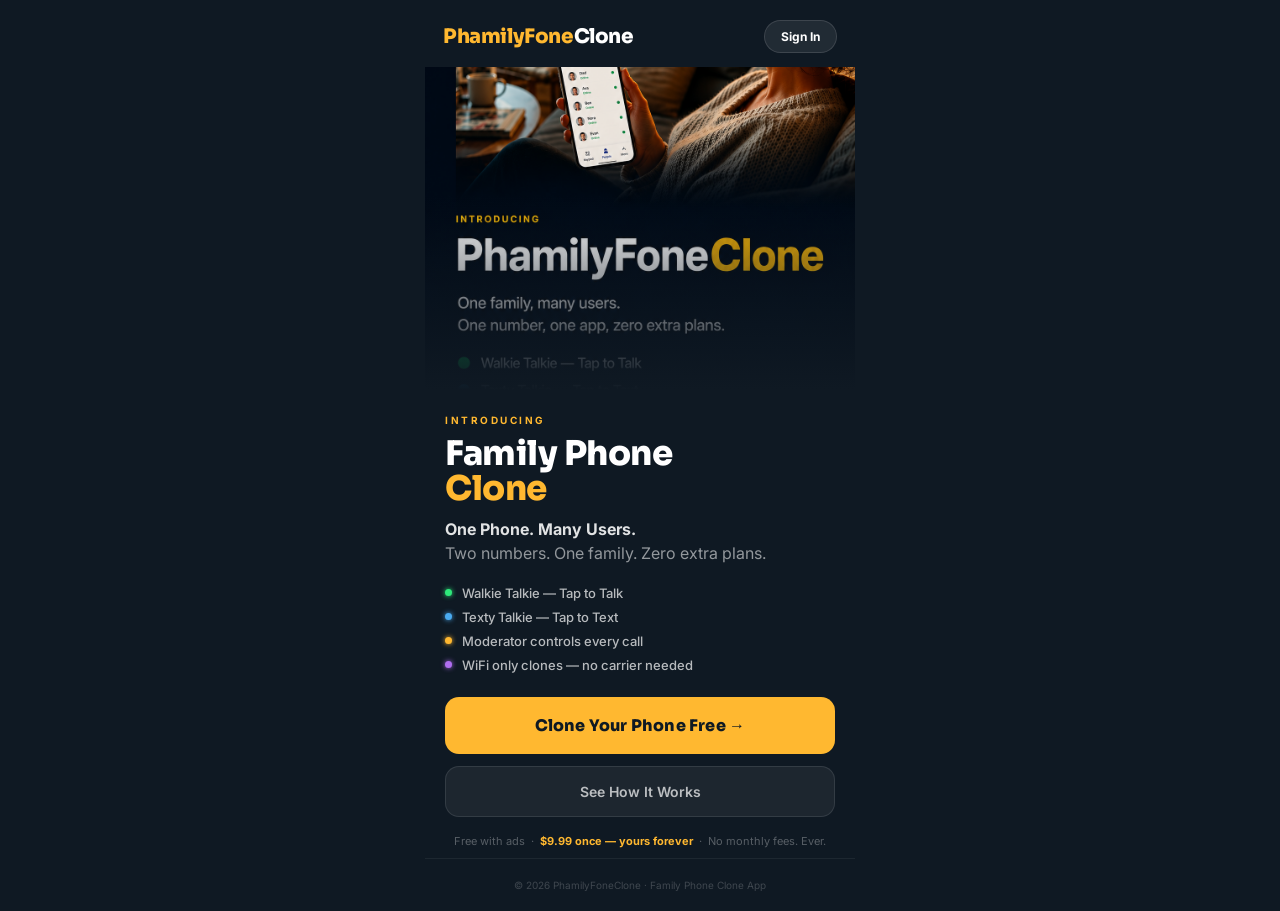
<file: index.html>
<!DOCTYPE html>
<html lang="en">
<head>
<meta charset="UTF-8">
<meta name="viewport" content="width=device-width, initial-scale=1.0, maximum-scale=1.0">
<title>PhamilyFoneClone</title>
<link href="https://fonts.googleapis.com/css2?family=Sora:wght@600;700;800&family=Inter:wght@400;500;600;700&display=swap" rel="stylesheet">
<style>

* { box-sizing: border-box; margin: 0; padding: 0; }

body {
  font-family: 'Inter', sans-serif;
  background: #0F1923;
  color: white;
  max-width: 430px;
  margin: 0 auto;
  min-height: 100vh;
  display: flex;
  flex-direction: column;
}

/* TOP NAV */
.topnav {
  display: flex;
  align-items: center;
  justify-content: space-between;
  padding: 20px 18px 14px;
}

.logo {
  font-family: 'Sora', sans-serif;
  font-size: 20px;
  font-weight: 800;
  letter-spacing: -0.4px;
}

.logo-p { color: #FFB830; }
.logo-c { color: #ffffff; }

.nav-btn {
  background: rgba(255,255,255,0.08);
  border: 1px solid rgba(255,255,255,0.12);
  color: white;
  font-size: 12px;
  font-weight: 700;
  padding: 8px 16px;
  border-radius: 100px;
  cursor: pointer;
  text-decoration: none;
  display: inline-block;
}

/* HERO IMAGE */
.hero-image-wrap {
  position: relative;
  width: 100%;
  aspect-ratio: 4/3;
  overflow: hidden;
}

.hero-image-wrap img {
  width: 100%;
  height: 100%;
  object-fit: cover;
  display: block;
}

.hero-image-wrap::after {
  content: '';
  position: absolute;
  bottom: 0; left: 0; right: 0;
  height: 60%;
  background: linear-gradient(to top, #0F1923 0%, transparent 100%);
}

/* HERO COPY */
.hero-copy {
  padding: 24px 20px 0;
  display: flex;
  flex-direction: column;
  gap: 10px;
}

.hero-eyebrow {
  font-size: 10px;
  font-weight: 700;
  letter-spacing: 2.5px;
  text-transform: uppercase;
  color: #FFB830;
}

.hero-headline {
  font-family: 'Sora', sans-serif;
  font-size: 34px;
  font-weight: 800;
  line-height: 1.05;
  letter-spacing: -0.5px;
  color: #ffffff;
}

.hero-headline span {
  color: #FFB830;
}

.hero-tagline {
  font-size: 16px;
  font-weight: 400;
  color: rgba(255,255,255,0.55);
  line-height: 1.5;
}

.hero-tagline strong {
  color: rgba(255,255,255,0.88);
  font-weight: 700;
}

/* FEATURES */
.features {
  display: flex;
  flex-direction: column;
  gap: 8px;
  padding: 20px 20px 0;
}

.feature-row {
  display: flex;
  align-items: center;
  gap: 10px;
  font-size: 13px;
  font-weight: 500;
  color: rgba(255,255,255,0.7);
}

.feature-dot {
  width: 7px;
  height: 7px;
  border-radius: 50%;
  flex-shrink: 0;
}

.feature-dot.g { background: #2EE87A; box-shadow: 0 0 5px #2EE87A; }
.feature-dot.b { background: #4AABF0; box-shadow: 0 0 5px #4AABF0; }
.feature-dot.o { background: #FFB830; box-shadow: 0 0 5px #FFB830; }
.feature-dot.p { background: #B06EF0; box-shadow: 0 0 5px #B06EF0; }

/* CTA */
.cta-block {
  padding: 24px 20px 16px;
  display: flex;
  flex-direction: column;
  gap: 12px;
}

.btn-primary {
  display: block;
  width: 100%;
  background: #FFB830;
  color: #0F1923;
  font-family: 'Sora', sans-serif;
  font-size: 16px;
  font-weight: 800;
  padding: 18px;
  border-radius: 14px;
  border: none;
  cursor: pointer;
  text-align: center;
  text-decoration: none;
  letter-spacing: 0.2px;
}

.btn-secondary {
  display: block;
  width: 100%;
  background: rgba(255,255,255,0.06);
  color: rgba(255,255,255,0.7);
  font-family: 'Inter', sans-serif;
  font-size: 14px;
  font-weight: 600;
  padding: 16px;
  border-radius: 14px;
  border: 1px solid rgba(255,255,255,0.1);
  cursor: pointer;
  text-align: center;
  text-decoration: none;
}

/* PRICING NOTE */
.pricing-note {
  text-align: center;
  font-size: 11px;
  color: rgba(255,255,255,0.3);
  padding: 0 20px 8px;
  line-height: 1.6;
}

.pricing-note strong {
  color: #FFB830;
  font-weight: 700;
}

/* FOOTER */
.footer {
  margin-top: auto;
  padding: 20px;
  text-align: center;
  font-size: 10px;
  color: rgba(255,255,255,0.2);
  border-top: 1px solid rgba(255,255,255,0.06);
}

</style>
</head>
<body>

<!-- TOP NAV -->
<div class="topnav">
  <div class="logo">
    <span class="logo-p">PhamilyFone</span><span class="logo-c">Clone</span>
  </div>
  <a href="dashboard.html" class="nav-btn">Sign In</a>
</div>

<!-- HERO IMAGE -->
<div class="hero-image-wrap">
  <img src="hero.image.png" alt="Mom using PhamilyFoneClone app" />
</div>

<!-- HERO COPY -->
<div class="hero-copy">
  <div class="hero-eyebrow">Introducing</div>
  <h1 class="hero-headline">Family Phone<br><span>Clone</span></h1>
  <p class="hero-tagline"><strong>One Phone. Many Users.</strong><br>Two numbers. One family. Zero extra plans.</p>
</div>

<!-- FEATURES -->
<div class="features">
  <div class="feature-row"><div class="feature-dot g"></div>Walkie Talkie — Tap to Talk</div>
  <div class="feature-row"><div class="feature-dot b"></div>Texty Talkie — Tap to Text</div>
  <div class="feature-row"><div class="feature-dot o"></div>Moderator controls every call</div>
  <div class="feature-row"><div class="feature-dot p"></div>WiFi only clones — no carrier needed</div>
</div>

<!-- CTA -->
<div class="cta-block">
  <a href="dashboard.html" class="btn-primary">Clone Your Phone Free →</a>
  <a href="dashboard.html" class="btn-secondary">See How It Works</a>
</div>

<!-- PRICING NOTE -->
<div class="pricing-note">
  Free with ads &nbsp;·&nbsp; <strong>$9.99 once — yours forever</strong> &nbsp;·&nbsp; No monthly fees. Ever.
</div>

<!-- FOOTER -->
<div class="footer">
  © 2026 PhamilyFoneClone · Family Phone Clone App
</div>

</body>
</html>
</file>
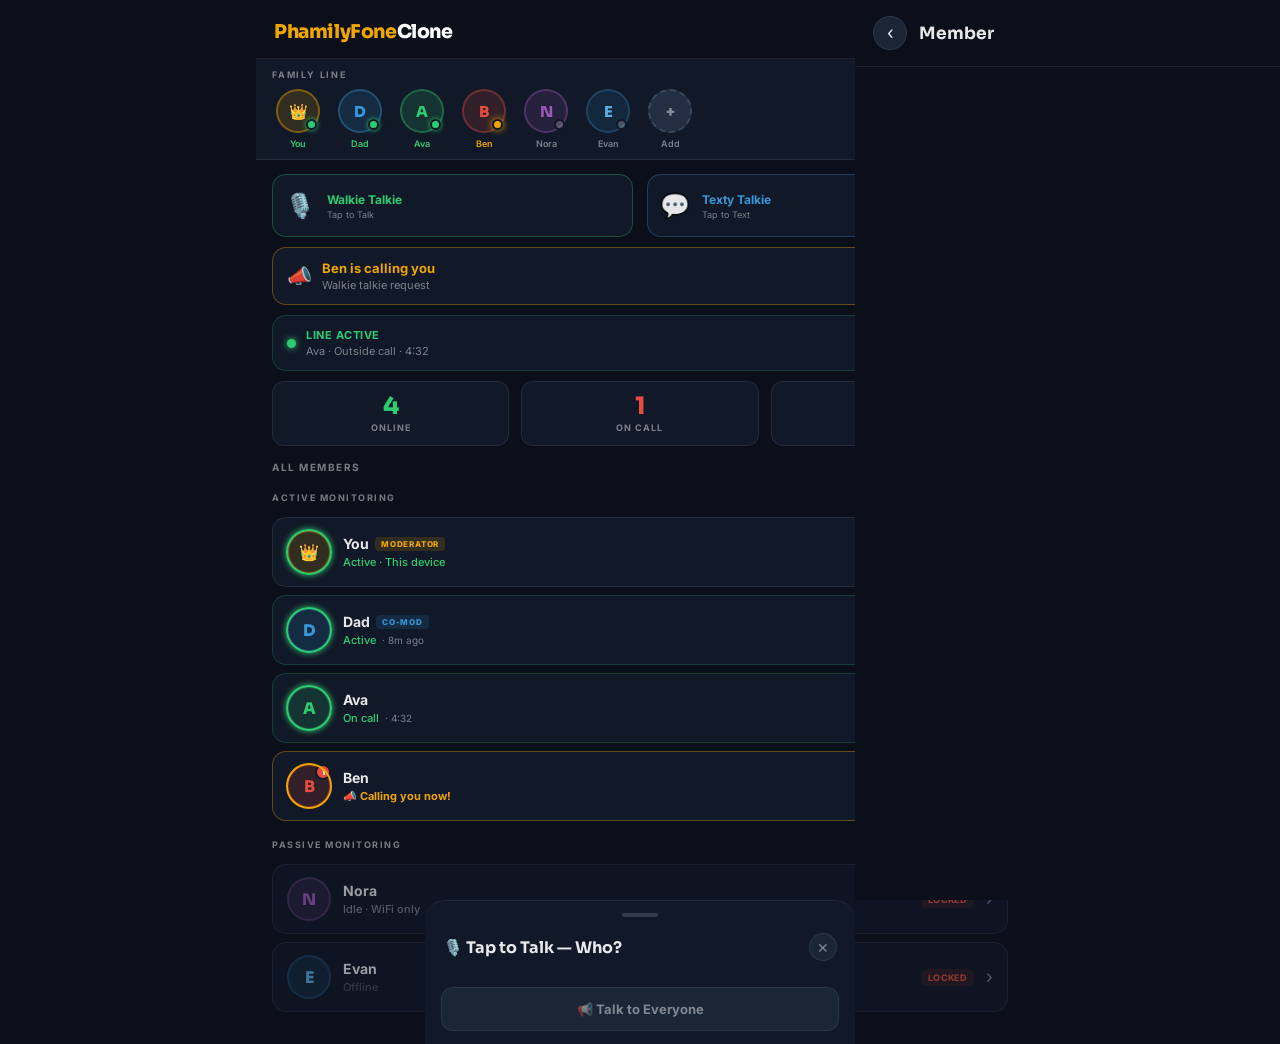
<file: dashboard.html>
<!DOCTYPE html>
<html lang="en">
<head>
<meta charset="UTF-8">
<meta name="viewport" content="width=device-width, initial-scale=1.0, maximum-scale=1.0">
<title>PhamilyFoneClone — Dashboard</title>
<link href="https://fonts.googleapis.com/css2?family=Sora:wght@600;700;800&family=Inter:wght@400;500;600;700&display=swap" rel="stylesheet">
<style>
*, *::before, *::after { box-sizing: border-box; margin: 0; padding: 0; }

:root {
  --bg: #0A0F1A;
  --surface: #111827;
  --surface2: #1A2536;
  --surface3: #222F42;
  --border: rgba(255,255,255,0.08);
  --green: #2ECC71;
  --red: #E74C3C;
  --gold: #F0A500;
  --blue: #3498DB;
  --purple: #9B59B6;
  --text: rgba(255,255,255,0.9);
  --soft: rgba(255,255,255,0.45);
  --radius: 14px;
}

body {
  background: var(--bg);
  font-family: 'Inter', sans-serif;
  color: var(--text);
  max-width: 430px;
  margin: 0 auto;
  min-height: 100vh;
  display: flex;
  flex-direction: column;
  overflow-x: hidden;
}

/* ══ TOP NAV ══ */
.topnav {
  display: flex;
  align-items: center;
  justify-content: space-between;
  padding: 16px 18px 10px;
  position: sticky;
  top: 0;
  background: var(--bg);
  z-index: 100;
  border-bottom: 1px solid var(--border);
}

.logo {
  font-family: 'Sora', sans-serif;
  font-size: 19px;
  font-weight: 800;
  letter-spacing: -0.4px;
}

.logo-p { color: var(--gold); }
.logo-c { color: #fff; }

.topnav-right {
  display: flex;
  align-items: center;
  gap: 10px;
}

.mod-pill {
  background: rgba(240,165,0,0.12);
  border: 1px solid rgba(240,165,0,0.25);
  color: var(--gold);
  font-size: 10px;
  font-weight: 700;
  padding: 5px 10px;
  border-radius: 100px;
}

.settings-btn {
  width: 32px;
  height: 32px;
  border-radius: 50%;
  background: var(--surface2);
  border: 1px solid var(--border);
  display: flex;
  align-items: center;
  justify-content: center;
  cursor: pointer;
  font-size: 14px;
}

/* ══ FAMILY BAR ══ */
.family-bar {
  background: var(--surface);
  border-bottom: 1px solid var(--border);
  padding: 10px 0 10px 16px;
  position: sticky;
  top: 57px;
  z-index: 99;
}

.bar-head {
  display: flex;
  align-items: center;
  justify-content: space-between;
  padding-right: 16px;
  margin-bottom: 9px;
}

.bar-title {
  font-size: 9px;
  font-weight: 700;
  letter-spacing: 1.8px;
  text-transform: uppercase;
  color: var(--soft);
}

.bar-hint { font-size: 9px; color: var(--soft); }

.bar-scroll {
  display: flex;
  gap: 10px;
  overflow-x: auto;
  scrollbar-width: none;
  padding-right: 16px;
  scroll-snap-type: x mandatory;
}

.bar-scroll::-webkit-scrollbar { display: none; }

.bar-node {
  display: flex;
  flex-direction: column;
  align-items: center;
  gap: 5px;
  cursor: pointer;
  flex-shrink: 0;
  scroll-snap-align: start;
  transition: transform 0.18s;
  min-width: 52px;
}

.bar-node:active { transform: scale(0.92); }

.bar-av {
  width: 44px;
  height: 44px;
  border-radius: 50%;
  display: flex;
  align-items: center;
  justify-content: center;
  font-size: 15px;
  font-weight: 800;
  font-family: 'Sora', sans-serif;
  position: relative;
}

.bar-av.mod { background: rgba(240,165,0,0.15); color: var(--gold); border: 2px solid rgba(240,165,0,0.4); }
.bar-av.dad { background: rgba(52,152,219,0.15); color: var(--blue); border: 2px solid rgba(52,152,219,0.35); }
.bar-av.ava { background: rgba(46,204,113,0.15); color: var(--green); border: 2px solid rgba(46,204,113,0.35); }
.bar-av.ben { background: rgba(231,76,60,0.15); color: var(--red); border: 2px solid rgba(231,76,60,0.35); }
.bar-av.nora { background: rgba(155,89,182,0.15); color: var(--purple); border: 2px solid rgba(155,89,182,0.35); }
.bar-av.evan { background: rgba(52,152,219,0.12); color: #5DADE2; border: 2px solid rgba(52,152,219,0.25); }
.bar-av.add { background: var(--surface3); color: var(--soft); border: 2px dashed rgba(255,255,255,0.12); }

.bar-dot {
  position: absolute;
  bottom: 1px;
  right: 1px;
  width: 11px;
  height: 11px;
  border-radius: 50%;
  border: 2px solid var(--surface);
}

.bar-dot.g { background: var(--green); box-shadow: 0 0 5px var(--green); }
.bar-dot.r { background: var(--red); }
.bar-dot.d { background: rgba(255,255,255,0.2); }
.bar-dot.o { background: var(--gold); box-shadow: 0 0 7px var(--gold); animation: dotPing 0.9s ease-in-out infinite; }
.bar-dot.b { background: var(--blue); }

.bar-name {
  font-size: 9px;
  font-weight: 600;
  color: var(--soft);
  text-align: center;
  white-space: nowrap;
}

.bar-name.g { color: var(--green); }
.bar-name.o { color: var(--gold); }

/* ══ CONTENT ══ */
.content {
  flex: 1;
  padding: 14px 16px 32px;
  display: flex;
  flex-direction: column;
  gap: 10px;
}

/* ── TALK BUTTONS ── */
.talk-row {
  display: grid;
  grid-template-columns: 1fr 1fr;
  gap: 10px;
}

.talk-btn {
  background: var(--surface);
  border-radius: var(--radius);
  padding: 16px 12px;
  display: flex;
  align-items: center;
  gap: 12px;
  cursor: pointer;
  transition: background 0.15s, transform 0.15s;
}

.talk-btn:active { transform: scale(0.96); background: var(--surface2); }
.talk-btn.walkie { border: 1px solid rgba(46,204,113,0.3); }
.talk-btn.texty { border: 1px solid rgba(52,152,219,0.3); }

.talk-icon { font-size: 24px; flex-shrink: 0; }

.talk-label {
  font-size: 12px;
  font-weight: 700;
}

.talk-btn.walkie .talk-label { color: var(--green); }
.talk-btn.texty .talk-label { color: var(--blue); }

.talk-sub {
  font-size: 9px;
  color: var(--soft);
  margin-top: 2px;
}

/* ── PING ALERT ── */
.ping-alert {
  background: var(--surface);
  border: 1px solid rgba(240,165,0,0.35);
  border-radius: var(--radius);
  padding: 12px 14px;
  display: flex;
  align-items: center;
  gap: 10px;
  animation: pingGlow 1.5s ease-in-out infinite;
}

.ping-ico { font-size: 20px; animation: iconBounce 1s ease-in-out infinite; flex-shrink: 0; }
.ping-info { flex: 1; }
.ping-name { font-size: 13px; font-weight: 700; color: var(--gold); }
.ping-msg { font-size: 11px; color: var(--soft); margin-top: 2px; }

.ping-btns { display: flex; gap: 6px; flex-shrink: 0; }

.ping-btn {
  font-size: 11px;
  font-weight: 700;
  padding: 7px 11px;
  border-radius: 8px;
  border: none;
  cursor: pointer;
}

.ping-btn.ans { background: var(--gold); color: #0A0F1A; }
.ping-btn.dis { background: var(--surface3); color: var(--soft); }

/* ── ACTIVE CALL ── */
.call-banner {
  background: var(--surface);
  border: 1px solid rgba(46,204,113,0.2);
  border-radius: var(--radius);
  padding: 12px 14px;
  display: flex;
  align-items: center;
  gap: 10px;
}

.call-dot {
  width: 9px;
  height: 9px;
  border-radius: 50%;
  background: var(--green);
  box-shadow: 0 0 7px var(--green);
  animation: dotPing 1.5s ease-in-out infinite;
  flex-shrink: 0;
}

.call-info { flex: 1; }
.call-title { font-size: 11px; font-weight: 700; color: var(--green); letter-spacing: 0.5px; text-transform: uppercase; }
.call-sub { font-size: 11px; color: var(--soft); margin-top: 2px; }

.call-join {
  background: var(--green);
  color: #0A0F1A;
  font-size: 11px;
  font-weight: 800;
  padding: 7px 13px;
  border-radius: 8px;
  border: none;
  cursor: pointer;
}

/* ── STATS ── */
.stats-row {
  display: grid;
  grid-template-columns: repeat(3,1fr);
  gap: 8px;
}

.stat-card {
  background: var(--surface);
  border: 1px solid var(--border);
  border-radius: 12px;
  padding: 12px 8px;
  text-align: center;
}

.stat-num {
  font-family: 'Sora', sans-serif;
  font-size: 24px;
  font-weight: 800;
  line-height: 1;
  margin-bottom: 4px;
}

.stat-num.g { color: var(--green); }
.stat-num.r { color: var(--red); }
.stat-num.o { color: var(--gold); }

.stat-lbl {
  font-size: 9px;
  font-weight: 700;
  letter-spacing: 1px;
  text-transform: uppercase;
  color: var(--soft);
}

/* ── SECTION HEADER ── */
.sec-head {
  display: flex;
  align-items: center;
  justify-content: space-between;
  margin-top: 4px;
}

.sec-title { font-size: 10px; font-weight: 700; letter-spacing: 1.5px; text-transform: uppercase; color: var(--soft); }
.sec-add { font-size: 11px; font-weight: 600; color: var(--blue); cursor: pointer; }

/* ── TIER LABELS ── */
.tier-label {
  font-size: 9px;
  font-weight: 700;
  letter-spacing: 1.5px;
  text-transform: uppercase;
  color: var(--soft);
  padding: 8px 0 4px;
}

/* ── MEMBER CARDS ── */
.members { display: flex; flex-direction: column; gap: 8px; }

.mcard {
  background: var(--surface);
  border: 1px solid var(--border);
  border-radius: var(--radius);
  padding: 12px 14px;
  display: flex;
  align-items: center;
  gap: 12px;
  cursor: pointer;
  transition: background 0.15s, transform 0.15s;
  position: relative;
}

.mcard:active { transform: scale(0.985); background: var(--surface2); }
.mcard.s-active { border-color: rgba(46,204,113,0.2); }
.mcard.s-ping { border-color: rgba(240,165,0,0.35); animation: pingGlow 1.5s ease-in-out infinite; }
.mcard.s-passive { opacity: 0.65; }

.mav {
  width: 44px;
  height: 44px;
  border-radius: 50%;
  display: flex;
  align-items: center;
  justify-content: center;
  font-size: 16px;
  font-weight: 800;
  font-family: 'Sora', sans-serif;
  flex-shrink: 0;
  position: relative;
}

.mav.mod { background: rgba(240,165,0,0.15); color: var(--gold); border: 2px solid rgba(240,165,0,0.35); }
.mav.dad { background: rgba(52,152,219,0.15); color: var(--blue); border: 2px solid rgba(52,152,219,0.3); }
.mav.ava { background: rgba(46,204,113,0.15); color: var(--green); border: 2px solid rgba(46,204,113,0.3); }
.mav.ben { background: rgba(231,76,60,0.15); color: var(--red); border: 2px solid rgba(231,76,60,0.3); }
.mav.nora { background: rgba(155,89,182,0.15); color: var(--purple); border: 2px solid rgba(155,89,182,0.3); }
.mav.evan { background: rgba(52,152,219,0.12); color: #5DADE2; border: 2px solid rgba(52,152,219,0.22); }

.mav::after {
  content: '';
  position: absolute;
  inset: -3px;
  border-radius: 50%;
  border: 2px solid transparent;
}

.mav.ra::after { border-color: var(--green); box-shadow: 0 0 6px var(--green); }
.mav.rp::after { border-color: var(--gold); animation: ringPing 1s ease-in-out infinite; }

/* Badge on avatar */
.badge {
  position: absolute;
  top: -2px;
  right: -2px;
  background: var(--blue);
  color: white;
  font-size: 8px;
  font-weight: 800;
  width: 16px;
  height: 16px;
  border-radius: 50%;
  display: flex;
  align-items: center;
  justify-content: center;
  border: 2px solid var(--surface);
}

.badge.missed { background: var(--red); }
.badge.text { background: var(--blue); }

.minfo { flex: 1; min-width: 0; }

.mname {
  font-size: 14px;
  font-weight: 700;
  color: var(--text);
  display: flex;
  align-items: center;
  gap: 6px;
  flex-wrap: wrap;
}

.rtag {
  font-size: 8px;
  font-weight: 800;
  letter-spacing: 0.8px;
  text-transform: uppercase;
  padding: 2px 6px;
  border-radius: 4px;
}

.rtag.mod { background: rgba(240,165,0,0.15); color: var(--gold); }
.rtag.comod { background: rgba(52,152,219,0.15); color: var(--blue); }

.mstatus {
  font-size: 11px;
  font-weight: 500;
  margin-top: 3px;
}

.mstatus.active { color: var(--green); }
.mstatus.ping { color: var(--gold); font-weight: 700; }
.mstatus.idle { color: var(--soft); }
.mstatus.oncall { color: var(--green); }
.mstatus.listen { color: var(--red); }
.mstatus.offline { color: var(--soft); opacity: 0.5; }

.mstatus .dur { color: var(--soft); font-weight: 400; font-size: 10px; margin-left: 3px; }

.ptag {
  font-size: 9px;
  font-weight: 700;
  letter-spacing: 0.3px;
  text-transform: uppercase;
  padding: 3px 7px;
  border-radius: 6px;
  flex-shrink: 0;
}

.ptag.locked { background: rgba(231,76,60,0.12); color: var(--red); }
.ptag.supervised { background: rgba(240,165,0,0.12); color: var(--gold); }
.ptag.open { background: rgba(46,204,113,0.12); color: var(--green); }

.chev { color: var(--soft); font-size: 18px; flex-shrink: 0; line-height: 1; }

/* ══ TALK SHEET ══ */
.sheet-overlay {
  position: fixed;
  inset: 0;
  background: rgba(0,0,0,0.6);
  z-index: 150;
  opacity: 0;
  pointer-events: none;
  transition: opacity 0.25s;
}

.sheet-overlay.open { opacity: 1; pointer-events: all; }

.sheet {
  position: fixed;
  bottom: 0;
  left: 50%;
  transform: translateX(-50%) translateY(100%);
  width: 100%;
  max-width: 430px;
  background: var(--surface);
  border-radius: 20px 20px 0 0;
  border-top: 1px solid var(--border);
  z-index: 151;
  transition: transform 0.32s cubic-bezier(0.4,0,0.2,1);
  padding-bottom: 32px;
}

.sheet.open { transform: translateX(-50%) translateY(0); }

.sheet-handle {
  width: 36px;
  height: 4px;
  background: rgba(255,255,255,0.15);
  border-radius: 2px;
  margin: 12px auto 0;
}

.sheet-head {
  display: flex;
  align-items: center;
  justify-content: space-between;
  padding: 16px 18px 10px;
}

.sheet-title {
  font-family: 'Sora', sans-serif;
  font-size: 16px;
  font-weight: 700;
}

.sheet-close {
  width: 28px;
  height: 28px;
  border-radius: 50%;
  background: var(--surface2);
  border: 1px solid var(--border);
  display: flex;
  align-items: center;
  justify-content: center;
  cursor: pointer;
  font-size: 14px;
  color: var(--soft);
}

.sheet-members {
  padding: 4px 16px 0;
  display: flex;
  flex-direction: column;
  gap: 6px;
  max-height: 50vh;
  overflow-y: auto;
}

.sheet-member {
  background: var(--surface2);
  border: 1px solid var(--border);
  border-radius: 12px;
  padding: 12px 14px;
  display: flex;
  align-items: center;
  gap: 12px;
  cursor: pointer;
  transition: background 0.15s;
}

.sheet-member:active { background: var(--surface3); }

.sm-av {
  width: 38px;
  height: 38px;
  border-radius: 50%;
  display: flex;
  align-items: center;
  justify-content: center;
  font-size: 14px;
  font-weight: 800;
  font-family: 'Sora', sans-serif;
  flex-shrink: 0;
  position: relative;
}

.sm-av.mod { background: rgba(240,165,0,0.15); color: var(--gold); border: 2px solid rgba(240,165,0,0.3); }
.sm-av.dad { background: rgba(52,152,219,0.15); color: var(--blue); border: 2px solid rgba(52,152,219,0.28); }
.sm-av.ava { background: rgba(46,204,113,0.15); color: var(--green); border: 2px solid rgba(46,204,113,0.28); }
.sm-av.ben { background: rgba(231,76,60,0.15); color: var(--red); border: 2px solid rgba(231,76,60,0.28); }
.sm-av.nora { background: rgba(155,89,182,0.15); color: var(--purple); border: 2px solid rgba(155,89,182,0.28); }
.sm-av.evan { background: rgba(52,152,219,0.12); color: #5DADE2; border: 2px solid rgba(52,152,219,0.2); }

.sm-dot {
  position: absolute;
  bottom: 1px;
  right: 1px;
  width: 10px;
  height: 10px;
  border-radius: 50%;
  border: 2px solid var(--surface2);
}

.sm-dot.g { background: var(--green); }
.sm-dot.d { background: rgba(255,255,255,0.18); }
.sm-dot.o { background: var(--gold); }

.sm-info { flex: 1; }
.sm-name { font-size: 14px; font-weight: 700; color: var(--text); }
.sm-status { font-size: 11px; color: var(--soft); margin-top: 2px; }

.sm-action {
  font-size: 11px;
  font-weight: 700;
  padding: 7px 13px;
  border-radius: 8px;
  border: none;
  cursor: pointer;
}

.walkie-mode .sm-action { background: rgba(46,204,113,0.15); color: var(--green); }
.texty-mode .sm-action { background: rgba(52,152,219,0.15); color: var(--blue); }

.sheet-all-btn {
  margin: 12px 16px 0;
  background: var(--surface2);
  border: 1px solid var(--border);
  border-radius: 12px;
  padding: 13px 14px;
  display: flex;
  align-items: center;
  justify-content: center;
  gap: 8px;
  cursor: pointer;
  font-size: 13px;
  font-weight: 700;
  color: var(--soft);
}

/* ══ DETAIL VIEW ══ */
.detail-page {
  position: fixed;
  inset: 0;
  background: var(--bg);
  z-index: 200;
  display: flex;
  flex-direction: column;
  max-width: 430px;
  margin: 0 auto;
  transform: translateX(100%);
  transition: transform 0.32s cubic-bezier(0.4,0,0.2,1);
  overflow-y: auto;
}

.detail-page.open { transform: translateX(0); }

.detail-nav {
  display: flex;
  align-items: center;
  gap: 12px;
  padding: 16px 18px;
  border-bottom: 1px solid var(--border);
  flex-shrink: 0;
  position: sticky;
  top: 0;
  background: var(--bg);
  z-index: 10;
}

.back-btn {
  width: 34px;
  height: 34px;
  border-radius: 50%;
  background: var(--surface2);
  border: 1px solid var(--border);
  display: flex;
  align-items: center;
  justify-content: center;
  cursor: pointer;
  font-size: 18px;
  color: var(--text);
  line-height: 1;
}

.detail-nav-title {
  font-family: 'Sora', sans-serif;
  font-size: 17px;
  font-weight: 700;
}

.detail-body {
  padding: 20px 16px 48px;
  display: flex;
  flex-direction: column;
  gap: 14px;
}

/* Avatar block */
.d-av-block {
  display: flex;
  align-items: center;
  gap: 16px;
  padding: 8px 0;
}

.d-av {
  width: 72px;
  height: 72px;
  border-radius: 50%;
  display: flex;
  align-items: center;
  justify-content: center;
  font-size: 26px;
  font-weight: 800;
  font-family: 'Sora', sans-serif;
  flex-shrink: 0;
}

.d-av.mod { background: rgba(240,165,0,0.15); color: var(--gold); border: 3px solid rgba(240,165,0,0.4); }
.d-av.dad { background: rgba(52,152,219,0.15); color: var(--blue); border: 3px solid rgba(52,152,219,0.35); }
.d-av.ava { background: rgba(46,204,113,0.15); color: var(--green); border: 3px solid rgba(46,204,113,0.4); }
.d-av.ben { background: rgba(231,76,60,0.15); color: var(--red); border: 3px solid rgba(231,76,60,0.35); }
.d-av.nora { background: rgba(155,89,182,0.15); color: var(--purple); border: 3px solid rgba(155,89,182,0.35); }
.d-av.evan { background: rgba(52,152,219,0.12); color: #5DADE2; border: 3px solid rgba(52,152,219,0.25); }

.d-av-info { flex: 1; }

.d-av-name {
  font-family: 'Sora', sans-serif;
  font-size: 22px;
  font-weight: 800;
  color: var(--text);
  margin-bottom: 6px;
}

.d-status-pill {
  display: inline-flex;
  align-items: center;
  gap: 6px;
  padding: 5px 12px;
  border-radius: 100px;
  font-size: 12px;
  font-weight: 700;
}

.d-status-pill.active { background: rgba(46,204,113,0.15); color: var(--green); border: 1px solid rgba(46,204,113,0.3); }
.d-status-pill.idle { background: var(--surface2); color: var(--soft); border: 1px solid var(--border); }
.d-status-pill.ping { background: rgba(240,165,0,0.15); color: var(--gold); border: 1px solid rgba(240,165,0,0.3); }
.d-status-pill.oncall { background: rgba(46,204,113,0.15); color: var(--green); border: 1px solid rgba(46,204,113,0.3); }
.d-status-pill.offline { background: var(--surface2); color: var(--soft); border: 1px solid var(--border); opacity: 0.6; }

.pill-dot { width: 7px; height: 7px; border-radius: 50%; flex-shrink: 0; }
.pill-dot.g { background: var(--green); }
.pill-dot.d { background: var(--soft); }
.pill-dot.o { background: var(--gold); }
.pill-dot.r { background: var(--red); }

/* Action grid */
.act-grid {
  display: grid;
  grid-template-columns: 1fr 1fr;
  gap: 8px;
}

.act-btn {
  background: var(--surface);
  border: 1px solid var(--border);
  border-radius: 12px;
  padding: 15px 10px;
  display: flex;
  flex-direction: column;
  align-items: center;
  gap: 7px;
  cursor: pointer;
  transition: background 0.15s, transform 0.15s;
}

.act-btn:active { transform: scale(0.96); background: var(--surface2); }
.act-btn .ico { font-size: 22px; }
.act-btn .lbl { font-size: 11px; font-weight: 700; color: var(--soft); text-align: center; }
.act-btn .sub { font-size: 9px; color: var(--soft); opacity: 0.7; }

.act-btn.walkie { border-color: rgba(46,204,113,0.25); } .act-btn.walkie .lbl { color: var(--green); }
.act-btn.texty { border-color: rgba(52,152,219,0.25); } .act-btn.texty .lbl { color: var(--blue); }
.act-btn.listen { border-color: rgba(231,76,60,0.2); } .act-btn.listen .lbl { color: var(--red); }

/* Detail sections */
.dsec {
  background: var(--surface);
  border: 1px solid var(--border);
  border-radius: var(--radius);
  overflow: hidden;
}

.dsec-title {
  font-size: 11px;
  font-weight: 700;
  letter-spacing: 1px;
  text-transform: uppercase;
  color: var(--gold);
  padding: 12px 16px 10px;
  border-bottom: 1px solid var(--border);
}

.drow {
  display: flex;
  align-items: center;
  justify-content: space-between;
  padding: 13px 16px;
  border-bottom: 1px solid var(--border);
}

.drow:last-child { border-bottom: none; }

.drow-lbl {
  font-size: 13px;
  font-weight: 500;
  color: var(--text);
  display: flex;
  align-items: center;
  gap: 10px;
}

.drow-lbl .ico { font-size: 16px; }
.drow-val { font-size: 12px; font-weight: 600; color: var(--soft); }

/* Toggle */
.toggle {
  width: 44px;
  height: 24px;
  border-radius: 12px;
  background: var(--surface3);
  border: 1px solid var(--border);
  position: relative;
  cursor: pointer;
  transition: background 0.25s;
  flex-shrink: 0;
}

.toggle.on { background: var(--gold); border-color: var(--gold); }

.toggle::after {
  content: '';
  position: absolute;
  top: 3px;
  left: 3px;
  width: 16px;
  height: 16px;
  border-radius: 50%;
  background: white;
  transition: transform 0.25s;
  box-shadow: 0 1px 3px rgba(0,0,0,0.3);
}

.toggle.on::after { transform: translateX(20px); }

/* Permission selector */
.perm-sel {
  display: flex;
  gap: 6px;
  padding: 12px 14px;
}

.perm-opt {
  flex: 1;
  text-align: center;
  padding: 10px 4px;
  border-radius: 10px;
  font-size: 11px;
  font-weight: 700;
  cursor: pointer;
  border: 1px solid var(--border);
  background: var(--surface2);
  color: var(--soft);
  transition: all 0.18s;
  display: flex;
  flex-direction: column;
  align-items: center;
  gap: 4px;
}

.perm-opt .pico { font-size: 16px; }

.perm-opt.sel-locked { background: rgba(231,76,60,0.12); color: var(--red); border-color: rgba(231,76,60,0.3); }
.perm-opt.sel-supervised { background: rgba(240,165,0,0.12); color: var(--gold); border-color: rgba(240,165,0,0.3); }
.perm-opt.sel-open { background: rgba(46,204,113,0.12); color: var(--green); border-color: rgba(46,204,113,0.3); }

/* Monitoring tier selector */
.tier-sel {
  display: flex;
  gap: 8px;
  padding: 12px 14px;
}

.tier-opt {
  flex: 1;
  text-align: center;
  padding: 10px 8px;
  border-radius: 10px;
  font-size: 11px;
  font-weight: 700;
  cursor: pointer;
  border: 1px solid var(--border);
  background: var(--surface2);
  color: var(--soft);
  transition: all 0.18s;
}

.tier-opt.sel-active { background: rgba(240,165,0,0.12); color: var(--gold); border-color: rgba(240,165,0,0.3); }
.tier-opt.sel-passive { background: var(--surface3); color: var(--soft); border-color: var(--border); }

/* ── ANIMATIONS ── */
@keyframes dotPing {
  0%,100% { transform: scale(1); opacity: 1; }
  50% { transform: scale(1.5); opacity: 0.6; }
}

@keyframes ringPing {
  0%,100% { box-shadow: 0 0 8px var(--gold); }
  50% { box-shadow: 0 0 18px var(--gold), 0 0 30px rgba(240,165,0,0.3); }
}

@keyframes pingGlow {
  0%,100% { box-shadow: none; }
  50% { box-shadow: 0 0 16px rgba(240,165,0,0.12); }
}

@keyframes iconBounce {
  0%,100% { transform: scale(1) rotate(0deg); }
  25% { transform: scale(1.2) rotate(-12deg); }
  75% { transform: scale(1.2) rotate(12deg); }
}

/* ── RESPONSIVE TABLET ── */
@media (min-width: 431px) {
  body { max-width: 768px; }
  .act-grid { grid-template-columns: repeat(4, 1fr); }
  .talk-row { gap: 14px; }
  .stats-row { gap: 12px; }
  .hero-block { aspect-ratio: 16/9; }
}
</style>
</head>
<body>

<!-- TOP NAV -->
<div class="topnav">
  <div class="logo">
    <span class="logo-p">PhamilyFone</span><span class="logo-c">Clone</span>
  </div>
  <div class="topnav-right">
    <div class="mod-pill">👑 Moderator</div>
    <div class="settings-btn">⚙️</div>
  </div>
</div>

<!-- FAMILY LINE BAR -->
<div class="family-bar">
  <div class="bar-head">
    <div class="bar-title">Family Line</div>
    <div class="bar-hint">Swipe for more ›</div>
  </div>
  <div class="bar-scroll">

    <div class="bar-node" onclick="openDetail('mod')">
      <div class="bar-av mod">👑<div class="bar-dot g"></div></div>
      <div class="bar-name g">You</div>
    </div>

    <div class="bar-node" onclick="openDetail('dad')">
      <div class="bar-av dad">D<div class="bar-dot g"></div></div>
      <div class="bar-name g">Dad</div>
    </div>

    <div class="bar-node" onclick="openDetail('ava')">
      <div class="bar-av ava">A<div class="bar-dot g"></div></div>
      <div class="bar-name g">Ava</div>
    </div>

    <div class="bar-node" onclick="openDetail('ben')">
      <div class="bar-av ben">B<div class="bar-dot o"></div></div>
      <div class="bar-name o">Ben</div>
    </div>

    <div class="bar-node" onclick="openDetail('nora')">
      <div class="bar-av nora">N<div class="bar-dot d"></div></div>
      <div class="bar-name">Nora</div>
    </div>

    <div class="bar-node" onclick="openDetail('evan')">
      <div class="bar-av evan">E<div class="bar-dot d"></div></div>
      <div class="bar-name">Evan</div>
    </div>

    <div class="bar-node">
      <div class="bar-av add">+</div>
      <div class="bar-name">Add</div>
    </div>

  </div>
</div>

<!-- CONTENT -->
<div class="content">

  <!-- TALK BUTTONS -->
  <div class="talk-row">
    <div class="talk-btn walkie" onclick="openSheet('walkie')">
      <div class="talk-icon">🎙️</div>
      <div>
        <div class="talk-label">Walkie Talkie</div>
        <div class="talk-sub">Tap to Talk</div>
      </div>
    </div>
    <div class="talk-btn texty" onclick="openSheet('texty')">
      <div class="talk-icon">💬</div>
      <div>
        <div class="talk-label">Texty Talkie</div>
        <div class="talk-sub">Tap to Text</div>
      </div>
    </div>
  </div>

  <!-- PING ALERT -->
  <div class="ping-alert" id="pingAlert">
    <div class="ping-ico">📣</div>
    <div class="ping-info">
      <div class="ping-name">Ben is calling you</div>
      <div class="ping-msg">Walkie talkie request</div>
    </div>
    <div class="ping-btns">
      <button class="ping-btn ans" onclick="answerPing()">Answer</button>
      <button class="ping-btn dis" onclick="dismissPing()">Later</button>
    </div>
  </div>

  <!-- ACTIVE CALL -->
  <div class="call-banner">
    <div class="call-dot"></div>
    <div class="call-info">
      <div class="call-title">Line Active</div>
      <div class="call-sub">Ava · Outside call · 4:32</div>
    </div>
    <button class="call-join">Join</button>
  </div>

  <!-- STATS -->
  <div class="stats-row">
    <div class="stat-card"><div class="stat-num g">4</div><div class="stat-lbl">Online</div></div>
    <div class="stat-card"><div class="stat-num r">1</div><div class="stat-lbl">On Call</div></div>
    <div class="stat-card"><div class="stat-num o">1</div><div class="stat-lbl">Pinging</div></div>
  </div>

  <!-- ACTIVE MEMBERS -->
  <div class="sec-head">
    <div class="sec-title">All Members</div>
    <div class="sec-add">+ Add Member</div>
  </div>

  <div class="tier-label">Active Monitoring</div>

  <div class="members">

    <div class="mcard s-mod" onclick="openDetail('mod')">
      <div class="mav mod ra">👑</div>
      <div class="minfo">
        <div class="mname">You <span class="rtag mod">Moderator</span></div>
        <div class="mstatus active">Active · This device</div>
      </div>
      <div class="chev">›</div>
    </div>

    <div class="mcard s-active" onclick="openDetail('dad')">
      <div class="mav dad ra">D</div>
      <div class="minfo">
        <div class="mname">Dad <span class="rtag comod">Co-Mod</span></div>
        <div class="mstatus active">Active <span class="dur">· 8m ago</span></div>
      </div>
      <div class="chev">›</div>
    </div>

    <div class="mcard s-active" onclick="openDetail('ava')">
      <div class="mav ava ra">A</div>
      <div class="minfo">
        <div class="mname">Ava</div>
        <div class="mstatus oncall">On call <span class="dur">· 4:32</span></div>
      </div>
      <div class="ptag supervised">Supervised</div>
      <div class="chev">›</div>
    </div>

    <div class="mcard s-ping" onclick="openDetail('ben')">
      <div class="mav ben rp">B
        <div class="badge missed">1</div>
      </div>
      <div class="minfo">
        <div class="mname">Ben</div>
        <div class="mstatus ping">📣 Calling you now!</div>
      </div>
      <div class="ptag locked">Locked</div>
      <div class="chev">›</div>
    </div>

  </div>

  <div class="tier-label">Passive Monitoring</div>

  <div class="members">

    <div class="mcard s-passive" onclick="openDetail('nora')">
      <div class="mav nora">N</div>
      <div class="minfo">
        <div class="mname">Nora</div>
        <div class="mstatus idle">Idle · WiFi only</div>
      </div>
      <div class="ptag locked">Locked</div>
      <div class="chev">›</div>
    </div>

    <div class="mcard s-passive" onclick="openDetail('evan')">
      <div class="mav evan">E</div>
      <div class="minfo">
        <div class="mname">Evan</div>
        <div class="mstatus offline">Offline</div>
      </div>
      <div class="ptag locked">Locked</div>
      <div class="chev">›</div>
    </div>

  </div>

</div>

<!-- TALK SHEET -->
<div class="sheet-overlay" id="sheetOverlay" onclick="closeSheet()"></div>
<div class="sheet" id="sheet">
  <div class="sheet-handle"></div>
  <div class="sheet-head">
    <div class="sheet-title" id="sheetTitle">🎙️ Tap to Talk — Who?</div>
    <div class="sheet-close" onclick="closeSheet()">✕</div>
  </div>
  <div class="sheet-members" id="sheetMembers"></div>
  <div class="sheet-all-btn" id="sheetAllBtn" onclick="closeSheet()">📢 Talk to Everyone</div>
</div>

<!-- DETAIL VIEW -->
<div class="detail-page" id="detailPage">
  <div class="detail-nav">
    <div class="back-btn" onclick="closeDetail()">‹</div>
    <div class="detail-nav-title" id="detailTitle">Member</div>
  </div>
  <div class="detail-body" id="detailBody"></div>
</div>

<script>
const M = {
  mod: { label:'You', av:'👑', cls:'mod', status:'active', sl:'This Device', perm:'open', tier:'active', wifi:false, last:'Now', dur:'—', role:'mod' },
  dad: { label:'Dad', av:'D', cls:'dad', status:'active', sl:'Active · 8m', perm:'open', tier:'active', wifi:false, last:'8 min ago', dur:'—', role:'comod' },
  ava: { label:'Ava', av:'A', cls:'ava', status:'oncall', sl:'On Call · 4:32', perm:'supervised', tier:'active', wifi:true, last:'Now', dur:'4:32', role:null },
  ben: { label:'Ben', av:'B', cls:'ben', status:'ping', sl:'Calling You!', perm:'locked', tier:'active', wifi:true, last:'Right now', dur:'—', role:null },
  nora: { label:'Nora', av:'N', cls:'nora', status:'idle', sl:'Idle', perm:'locked', tier:'passive', wifi:true, last:'Yesterday', dur:'—', role:null },
  evan: { label:'Evan', av:'E', cls:'evan', status:'offline', sl:'Offline', perm:'locked', tier:'passive', wifi:true, last:'2 days ago', dur:'—', role:null }
};

let currentMode = 'walkie';

function openSheet(mode) {
  currentMode = mode;
  const isWalkie = mode === 'walkie';
  document.getElementById('sheetTitle').textContent = isWalkie ? '🎙️ Tap to Talk — Who?' : '💬 Tap to Text — Who?';
  document.getElementById('sheetAllBtn').textContent = isWalkie ? '📢 Talk to Everyone' : '📢 Text Everyone';
  const sheet = document.getElementById('sheet');
  sheet.className = `sheet open ${isWalkie ? 'walkie-mode' : 'texty-mode'}`;
  document.getElementById('sheetOverlay').classList.add('open');

  const dotMap = { active:'g', oncall:'g', ping:'o', idle:'d', offline:'d' };
  const statusMap = { active:'Online', oncall:'On Call', ping:'Calling you!', idle:'Idle', offline:'Offline' };

  document.getElementById('sheetMembers').innerHTML = Object.entries(M)
    .filter(([id]) => id !== 'mod')
    .map(([id, m]) => `
      <div class="sheet-member" onclick="closeSheet()">
        <div class="sm-av ${m.cls}">${m.av}<div class="sm-dot ${dotMap[m.status]}"></div></div>
        <div class="sm-info">
          <div class="sm-name">${m.label}</div>
          <div class="sm-status">${statusMap[m.status]}</div>
        </div>
        <button class="sm-action">${isWalkie ? '🎙️ Talk' : '💬 Text'}</button>
      </div>
    `).join('');
}

function closeSheet() {
  document.getElementById('sheet').classList.remove('open');
  document.getElementById('sheetOverlay').classList.remove('open');
}

function openDetail(id) {
  const m = M[id]; if(!m) return;
  document.getElementById('detailTitle').textContent = m.label;

  const pillMap = {
    active: { cls:'active', dot:'g', label: m.sl },
    oncall: { cls:'oncall', dot:'g', label: m.sl },
    ping: { cls:'ping', dot:'o', label: m.sl },
    idle: { cls:'idle', dot:'d', label:'Idle' },
    offline: { cls:'offline', dot:'d', label:'Offline' }
  };

  const pm = pillMap[m.status] || pillMap.idle;
  const isKid = !['mod','dad'].includes(id);
  const isDad = id === 'dad';

  const permOpts = ['locked','supervised','open'].map(opt => {
    const icons = { locked:'🔒', supervised:'🛡️', open:'✅' };
    const labels = { locked:'Locked', supervised:'Supervised', open:'Open' };
    return `<div class="perm-opt ${m.perm===opt?'sel-'+opt:''}" onclick="setPerm('${id}','${opt}',this)">
      <span class="pico">${icons[opt]}</span>${labels[opt]}
    </div>`;
  }).join('');

  const tierOpts = ['active','passive'].map(t => `
    <div class="tier-opt ${m.tier===t?'sel-'+t:''}" onclick="setTier('${id}','${t}',this)">
      ${t==='active'?'👁️ Active':'🔕 Passive'}
    </div>
  `).join('');

  document.getElementById('detailBody').innerHTML = `

    <div class="d-av-block">
      <div class="d-av ${m.cls}">${m.av}</div>
      <div class="d-av-info">
        <div class="d-av-name">${m.label}</div>
        <div class="d-status-pill ${pm.cls}">
          <div class="pill-dot ${pm.dot}"></div>
          ${pm.label}
        </div>
      </div>
    </div>

    ${id !== 'mod' ? `
    <div class="act-grid">
      <div class="act-btn walkie" onclick="closeDetail();openSheet('walkie')">
        <div class="ico">🎙️</div>
        <div class="lbl">Walkie Talkie</div>
        <div class="sub">Tap to Talk</div>
      </div>
      <div class="act-btn texty" onclick="closeDetail();openSheet('texty')">
        <div class="ico">💬</div>
        <div class="lbl">Texty Talkie</div>
        <div class="sub">Tap to Text</div>
      </div>
      <div class="act-btn listen">
        <div class="ico">👂</div>
        <div class="lbl">Listen In</div>
        <div class="sub">Listen to Surroundings</div>
      </div>
      <div class="act-btn">
        <div class="ico">📵</div>
        <div class="lbl">End Call</div>
        <div class="sub">Disconnect Call</div>
      </div>
    </div>` : ''}

    ${isKid ? `
    <div class="dsec">
      <div class="dsec-title">Permission Level</div>
      <div class="perm-sel">${permOpts}</div>
    </div>

    <div class="dsec">
      <div class="dsec-title">Monitoring Tier</div>
      <div class="tier-sel">${tierOpts}</div>
    </div>` : ''}

    <div class="dsec">
      <div class="dsec-title">Status</div>
      <div class="drow">
        <div class="drow-lbl"><span class="ico">📶</span> Connection</div>
        <div class="drow-val">${m.wifi ? 'WiFi Only' : 'Full Network'}</div>
      </div>
      <div class="drow">
        <div class="drow-lbl"><span class="ico">🕐</span> Last Active</div>
        <div class="drow-val">${m.last}</div>
      </div>
      <div class="drow">
        <div class="drow-lbl"><span class="ico">⏱️</span> Call Duration</div>
        <div class="drow-val">${m.dur}</div>
      </div>
    </div>

    ${isKid ? `
    <div class="dsec">
      <div class="dsec-title">Moderator Controls</div>
      <div class="drow">
        <div class="drow-lbl"><span class="ico">🔔</span> Ping Alerts</div>
        <div class="toggle on" onclick="this.classList.toggle('on')"></div>
      </div>
      <div class="drow">
        <div class="drow-lbl"><span class="ico">🛡️</span> Block Outside Calls</div>
        <div class="toggle ${m.perm==='locked'?'on':''}" onclick="this.classList.toggle('on')"></div>
      </div>
      <div class="drow">
        <div class="drow-lbl"><span class="ico">⏰</span> Daily Call Limit</div>
        <div class="drow-val" style="color:var(--gold); cursor:pointer;">30 minutes ›</div>
      </div>
      <div class="drow">
        <div class="drow-lbl"><span class="ico">📍</span> Bar Position</div>
        <div class="drow-val">Auto Priority</div>
      </div>
    </div>` : ''}

    ${isDad ? `
    <div class="dsec">
      <div class="dsec-title">Co-Moderator Privacy</div>
      <div class="drow">
        <div class="drow-lbl"><span class="ico">🔐</span> Lateral Privacy</div>
        <div class="drow-val">Negotiated</div>
      </div>
      <div class="drow">
        <div class="drow-lbl"><span class="ico">👁️</span> See My Activity</div>
        <div class="toggle" onclick="this.classList.toggle('on')"></div>
      </div>
    </div>` : ''}

  `;

  document.getElementById('detailPage').classList.add('open');
}

function closeDetail() {
  document.getElementById('detailPage').classList.remove('open');
}

function setPerm(id, perm, el) {
  if(!M[id]) return;
  M[id].perm = perm;
  el.closest('.perm-sel').querySelectorAll('.perm-opt').forEach(o => {
    o.className = 'perm-opt';
    if(o === el) o.classList.add('sel-'+perm);
  });
}

function setTier(id, tier, el) {
  if(!M[id]) return;
  M[id].tier = tier;
  el.closest('.tier-sel').querySelectorAll('.tier-opt').forEach(o => {
    o.className = 'tier-opt';
    if(o === el) o.classList.add('sel-'+tier);
  });
}

function dismissPing() {
  const alert = document.getElementById('pingAlert');
  if(alert) {
    alert.style.opacity = '0';
    alert.style.transform = 'translateY(-8px)';
    alert.style.transition = 'opacity 0.3s, transform 0.3s';
    setTimeout(() => alert.remove(), 300);
  }
}

function answerPing() {
  dismissPing();
  openSheet('walkie');
}
</script>

</body>
</html>
</file>
